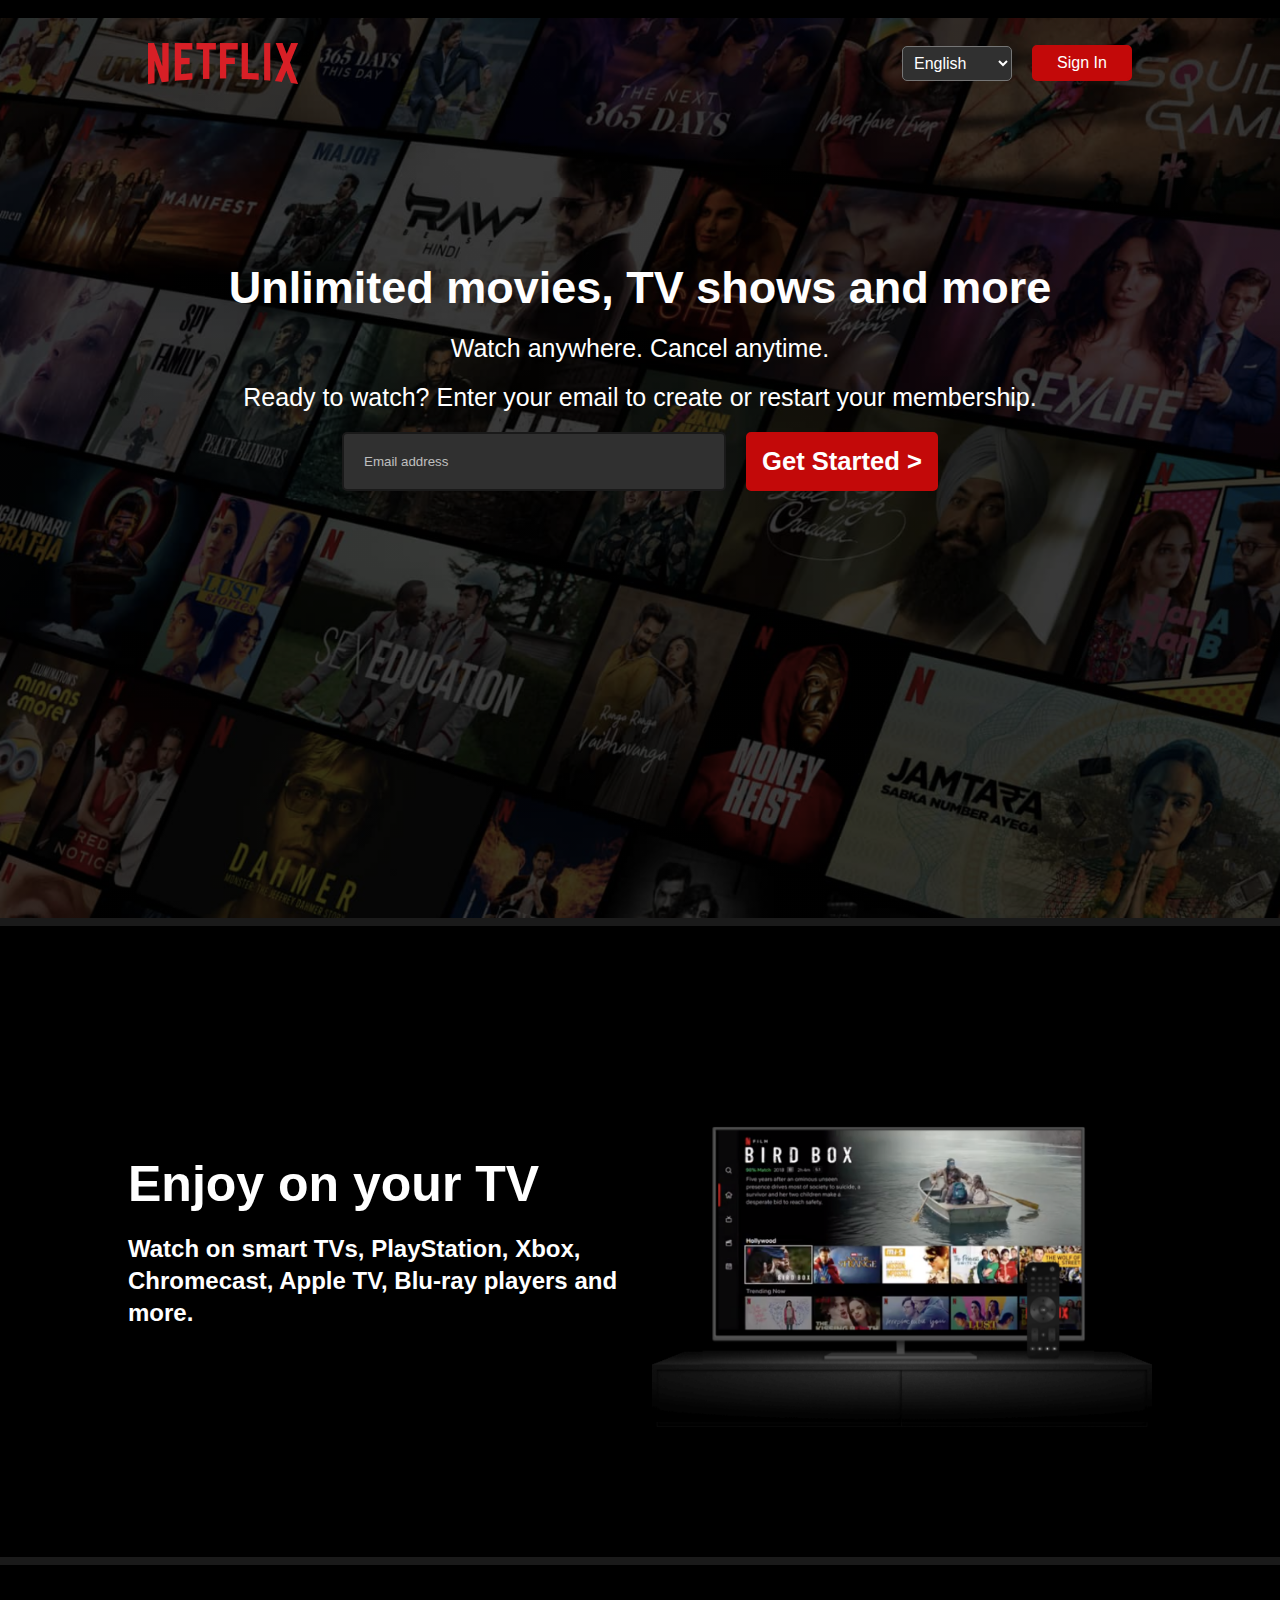
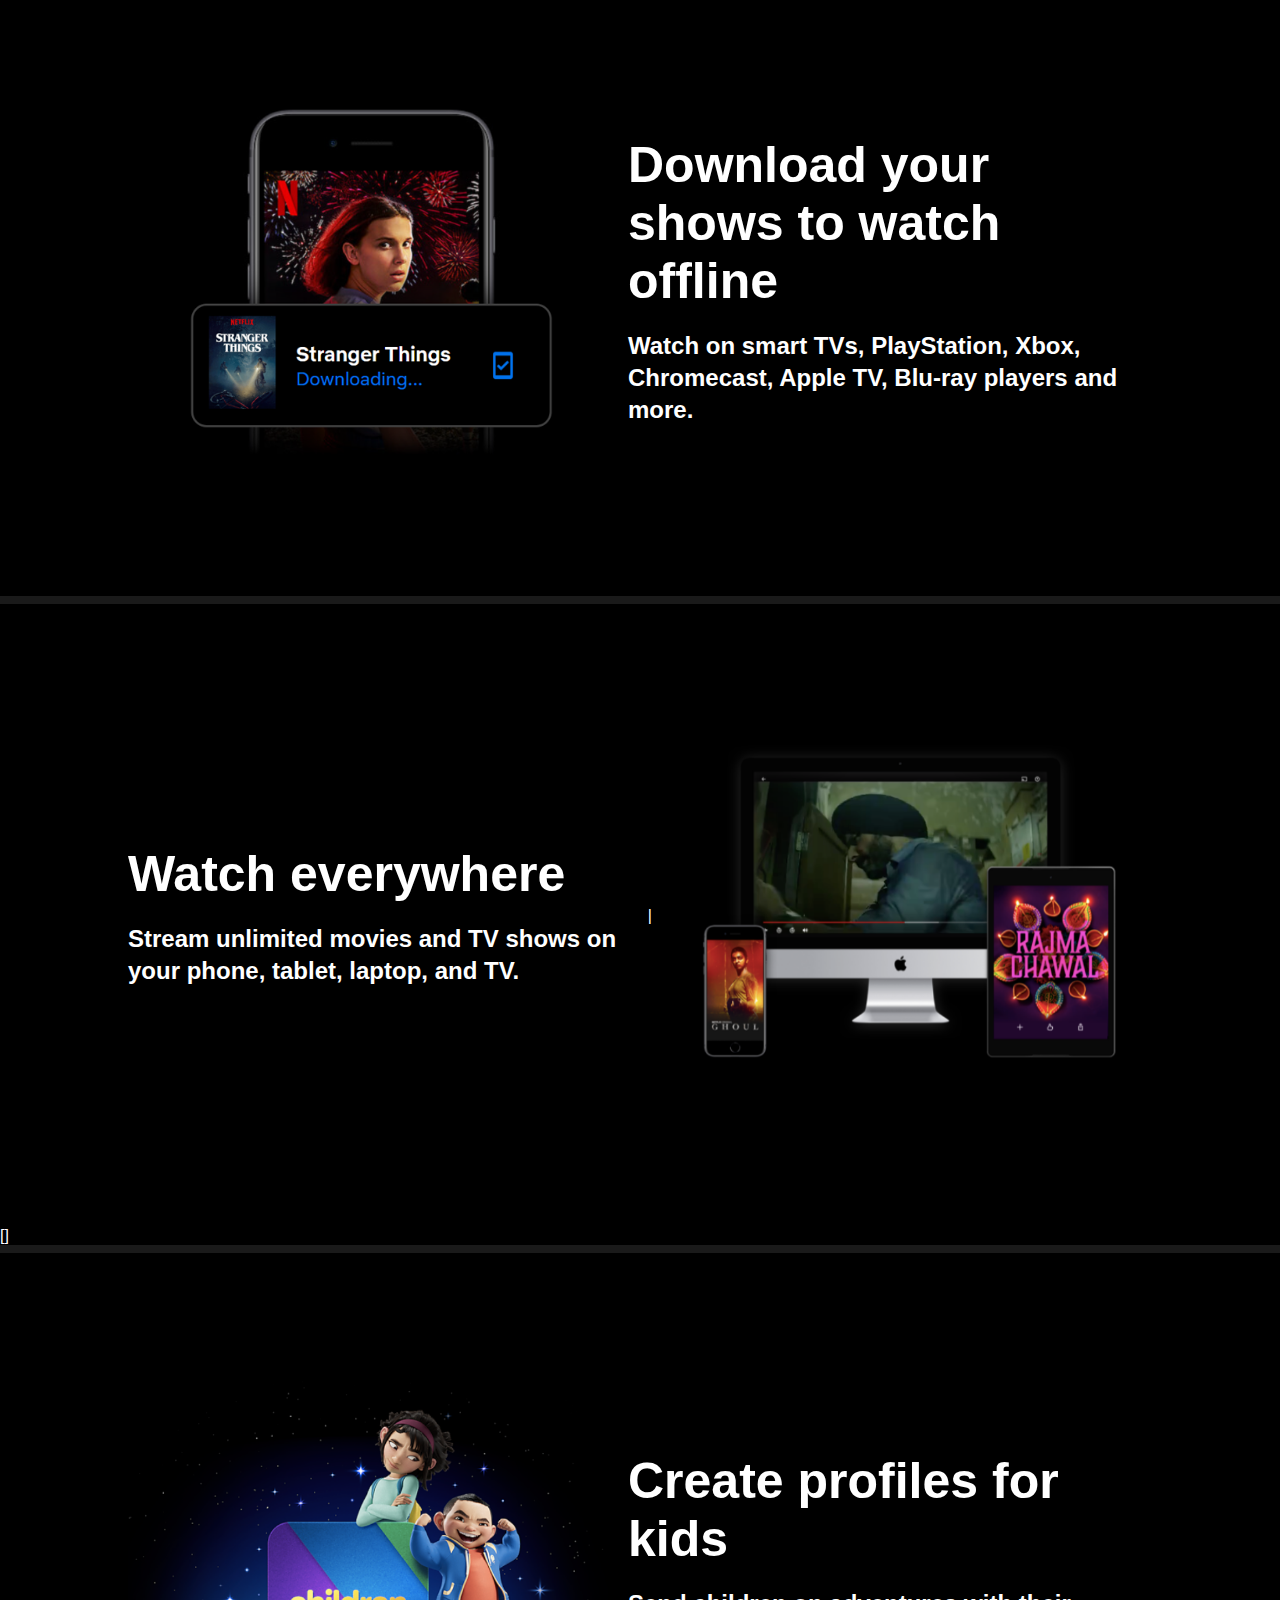
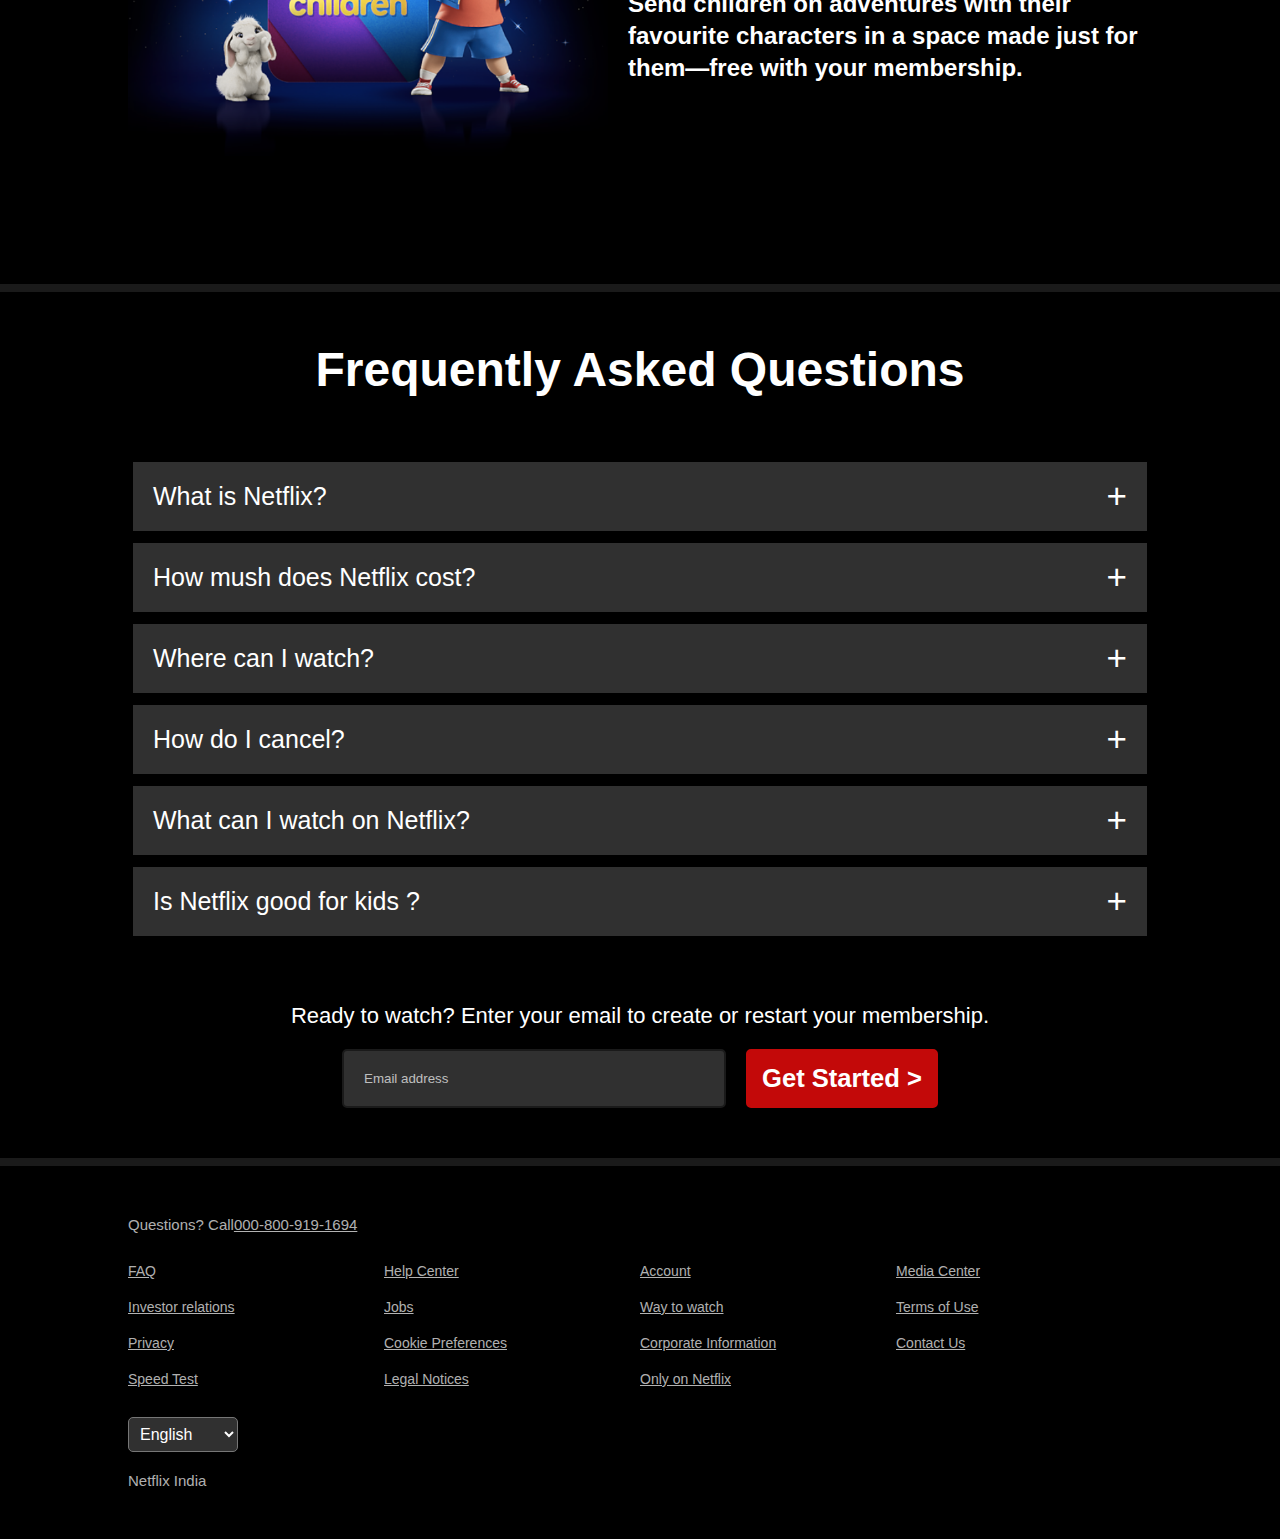
<file: Netflix/index.html>
<!DOCTYPE html>
<html lang="en">
<head>
    <meta charset="UTF-8">
    <meta name="viewport" content="width=device-width, initial-scale=1.0">
    <title>Netflix Home Page</title>
    <link rel="stylesheet" href="style.css">
    <link rel="icon" href="images/favicon.jpeg" sizes="30x30">
</head>
<body>
    |<header>
        <div class="nav-bar">
            <img src="images/logo.png" alt="netflixlogo">
            <div class="choose">
                <select>
                    <option>English</option>
                    <option>Hindi</option>
                    <option>Tamil</option>
                </select>
                <button class="sign-in-up">Sign In</button>
                
            </div>
        </div>
        <div class="text">
            <h1>Unlimited movies, TV shows and more</h1>
            <h2>Watch anywhere. Cancel anytime.</h2>
            <h3>Ready to watch? Enter your email to create or restart your membership.</h3>
        </div>
        <div class="input">
            <input type="email" placeholder="Email address">
            <button>Get Started ></button>
        </div>
        </header>
        <hr>
        <!--Feature1 section-->
        <section>
            <div class="tv">
                <div class="tv-txt">
                    <span>Enjoy on your TV</span>
                    <p>Watch on smart TVs, PlayStation, Xbox, Chromecast, Apple TV, Blu-ray players and more.</p>
                 </div>
                <img src="images/feature-1.png">
            </div>
           
        </section>
        <hr>
         <!--Feature2 section-->
        <section>
            <div class="tv">
                <img src="images/feature-2.png">
                <div class="tv-txt">
                    <span>Download your shows to watch offline</span>
                    <p>Watch on smart TVs, PlayStation, Xbox, Chromecast, Apple TV, Blu-ray players and more.</p>
                 </div>
            </div>
           
        </section>
        <hr>
         <!--Feature3 section-->
        <section>
            <div class="tv">
                <div class="tv-txt">
                    <span>Watch everywhere</span>
                    <p>Stream unlimited movies and TV shows on your phone, tablet, laptop, and TV.</p>
                 </div>
                |<img src="images/feature-3.png">
            </div>
           []
        </section>
        <hr>
         <!--Feature4 section-->
        <section>
            <div class="tv">
                <img src="images/feature-4.png">
                <div class="tv-txt">
                    <span>Create profiles for kids</span>
                    <p>Send children on adventures with their favourite characters in a space made just for them—free with your membership.</p>
                 </div>
            </div>
           
        </section>
        <hr>
        <!--FAQ section-->
        <section>
            <div class="faq">
                <h1>Frequently Asked Questions</h1>
            </div>
            <div class="qusetions">
                <ul class="qa">
                    <li>
                        <input id="first" name="qa" type="radio">
                        <label for="first">What is Netflix?</label>
                        <div class="content">
                            <p>Netflix is a streaming service that offers a wide variety of award-winning TV shows, movies, anime, documentaries and more – on thousands of internet-connected devices.</p>   
                             
                             <p class="second-para">You can watch as much as you want, whenever you want, without a single ad – all for one low monthly price. There's always something new to discover, and new TV shows and movies are added every week!</p>
                        </div>
                    </li>
                    <li>
                        <input id="second" name="qa" type="radio">
                        <label for="second">How mush does Netflix cost?</label>
                        <div class="content">
                            <p>Watch Netflix on your smartphone, tablet, Smart TV, laptop, or streaming device, all for one fixed monthly fee. Plans range from ₹649 to ₹149 a month. No extra costs, no contracts.</p>
                        </div>
                    </li>
                    <li>
                        <input id="third" name="qa" type="radio">
                        <label for="third">Where can I watch?</label>
                        <div class="content">
                            <p>Watch anywhere, anytime. Sign in with your Netflix account to watch instantly on the web at netflix.com from your personal computer or on any internet-connected device that offers the Netflix app, including smart TVs, smartphones, tablets, streaming media players and game consoles.</p>
                                
                            <p class="second-para">You can also download your favourite shows with the iOS, Android, or Windows 10 app. Use downloads to watch while you're on the go and without an internet connection. Take Netflix with you anywhere.</p>
                    </li>
                    <li>
                        <input id="fourth" name="qa" type="radio">
                        <label for="fourth">How do I cancel?</label>
                        <div class="content">
                            <p>Netflix is flexible. There are no annoying contracts and no commitments. You can easily cancel your account online in two clicks. There are no cancellation fees – start or stop your account anytime.</p>
                        </div>
                    </li>
                    <li>
                        <input id="fivth" name="qa" type="radio">
                        <label for="fivth">What can I watch on Netflix?</label>
                        <div class="content">
                            <p>Netflix has an extensive library of feature films, documentaries, TV shows, anime, award-winning Netflix originals, and more. Watch as much as you want, anytime you want.</p>
                        </div>
                    </li>
                    <li>
                        <input id="sixth" name="qa" type="radio">
                        <label for="sixth">Is Netflix good for kids ?</label>
                        <div class="content">
                            <p>The Netflix Kids experience is included in your membership to give parents control while kids enjoy family-friendly TV shows and films in their own space.</p>    
                                
                            <p class="second-para">Kids profiles come with PIN-protected parental controls that let you restrict the maturity rating of content kids can watch and block specific titles you don’t want kids to see.</p>
                        </div>
                    </li>
                </ul>
            </div>
        </section>
        <!--Small Section-->
        <setion>
            <div class="small">
                <h3>Ready to watch? Enter your email to create or restart your membership.</h3>
                <div class="input">
                    <input type="email" placeholder="Email address">
                    <button>Get Started ></button>
                </div>
            </div>
        </setion>
        <hr>
        <!--Footer Section-->
        <footer>
            <div class="foot">
                <h4>Questions? Call<a>000-800-919-1694</a></h4>
                <div class="row">
                    <div class="foot-list">
                        <li><a href="">FAQ</a></li>
                        <li><a href="">Investor relations</a></li>
                        <li><a href="">Privacy </a></li>
                        <li><a href="">Speed Test</a></li>
                    </div>
                    <div class="foot-list">
                        <li><a href="">Help Center</a></li>
                        <li> <a href="">Jobs</a></li>
                        <li> <a href="">Cookie Preferences</a></li>
                        <li>  <a href="">Legal Notices</a></li>
                    </div>
                    <div class="foot-list">
                        <li><a href="">Account</a></li>
                        <li> <a href="">Way to watch</a></li>
                        <li> <a href="">Corporate Information</a></li>
                        <li>  <a href="">Only on Netflix</a></li>
                    </div>
                    <div class="foot-list">
                        <li><a href="">Media Center</a></li>
                        <li> <a href="">Terms of Use</a></li>
                        <li> <a href="">Contact Us</a></li>
                    
                    </div>
                </div>
                <div class="choose">
                    <select>
                        <option>English</option>
                        <option>Hindi</option>
                        <option>Tamil</option>
                    </select>
                </div>
                <h4>Netflix India</h4>
                
            </div>
        </footer>
</body>
</html>
</file>
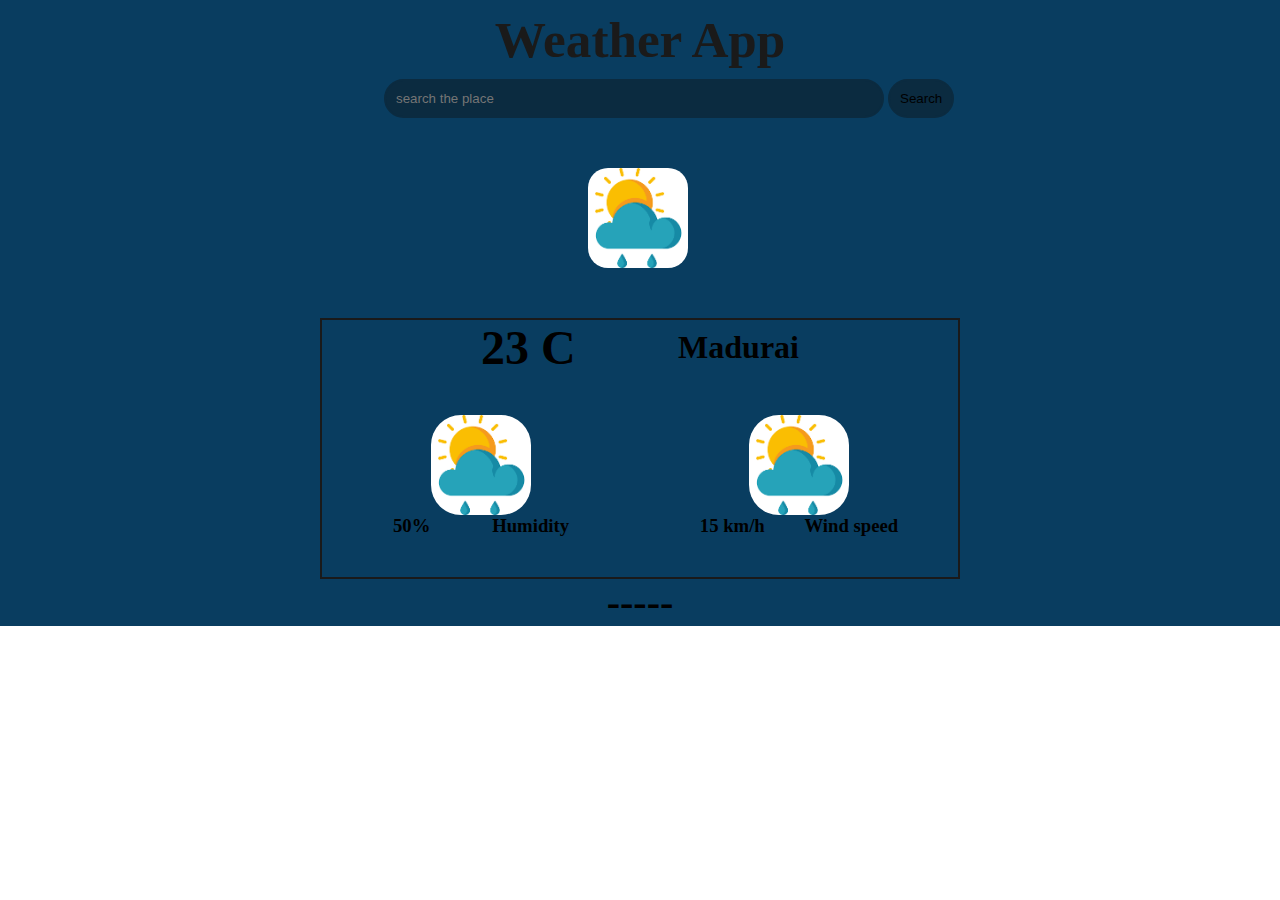
<file: weather/index.html>
<!DOCTYPE html>
<html lang="en">
<head>
    <meta charset="UTF-8">
    <meta name="viewport" content="width=device-width, initial-scale=1.0">
    <title>WeatherApp</title>
    <link rel="stylesheet" href="style.css">
</head>
<body>
    <section class="container">
        <div class="heading">
            <h1>Weather App</h1>
        </div>
        <div class="search">
            <input type="text" id="city-input" placeholder="search the place">
            <button type="submit">Search</button>

        </div>
        <div class="main-img">
            <img src="weatherimg.png" alt="weather" height="40px" width="40px">
        </div>
        <div class="weather">
            <div class="place">
                <h1 class="temperature">23 C</h1>
                <h2 class="name">Madurai</h2> 
            </div>
            <div class="details">
                <div class="content-hum">
                    <div class="hum">
                        <img src="weatherimg.png">
                    </div>
                    <div class="hum-text">
                        <h3>50%</h3>
                        <h3>Humidity</h3>
                    </div>
                </div>
                <div class="content-wind">
                    <div class="wind">
                        <img src="weatherimg.png">
                     </div>
                    <div class="wind-text">
                        <h3>15 km/h</h3>
                        <h3>Wind speed</h3>
                    </div>
                </div>
            </div>  
        </div>
        <div class="output">
            <h2 class="city-name">-----</h2>

        </div>
    </section>
    <script src="script.js"></script>
</body>
</html>
</file>
<file: Netflix/style.css>
*{
    margin:0;
    padding: 0;
    box-sizing: border-box;
}
body{
    margin: 0;
    padding: 0;
    font-family: Netflix Sans, Helvetica Neue, Segoe UI, Roboto, Ubuntu, sans-serif;
    background-color: black;
}
header{
   
    width:100%;
    height:100vh;
    background-image: linear-gradient(rgba(0, 0, 0, 0.7) , rgba(0, 0, 0, 0.7 )), url(images/header-image.png);
    background-size: cover;
    background-position: center;
    position: relative;

}
.nav-bar{
display: flex;
align-items: center;
justify-content: space-between;
padding: 25px;
}
.choose{
    display: flex;
    align-items: center;
    justify-content: space-around;
    flex-direction: row;
    margin-right: 10%;
}

.nav-bar>img{
    width: 150px;
    margin-left: 10%;
}
.choose>button{
    width:100px;
    padding: 7px;
    margin-left:20px;
    background-color: rgb(195, 9, 9);
    color:white;
    font-size: 1em;
    border:2px solid rgb(195, 9, 9);
    border-radius: 5px;
}
.choose>select{
    width:110px;
    padding: 7px;
    background-color: #303030;
    color: #fff;
   border-radius: 5px;
    font-size: 1em;
    
}
hr{
  border: 4px solid #1a1a1a;
    
}

.text{
    text-align: center;
    padding-top: 12%;
    color:white;
   
}
.text>h1{
    font-size: 45px;
    font-weight: 800;
   
}
.text>h2{
    padding-top: 20px;
    font-weight: 400;
    font-size:25px ;
}
.text>h3{
    padding-top: 20px;
    font-weight: 400;
    font-size:25px ;
}
.input{
    display: flex;
    justify-content: center;
    margin-top: 20px;
}
.input>input{
    margin-right:20px;
    width:30%;
    padding: 20px;
    background-color:#303030;
    border:2px solid #1a1a1a;
    border-radius: 5px;
}
.input>button{
    width:15%;
    font-size: 1.6rem;
    background-color: rgb(195, 9, 9);
    border:2px solid rgb(195, 9, 9);
    color:#fff;
    font-weight: 600;
    border-radius: 5px;
}
::placeholder{
    color:rgba(255, 255, 255, 0.7);

}

section{
    background-color: black;
    color:white;
    width:100%;

}
.tv{
    display: flex;
    justify-content: center;
    align-items: center;
    margin:10%;
}
.tv>img{
    width:500px;
}
span{
    font-size: 50px;
    font-weight: 800;
}
.tv-txt>p{
    padding-top: 20px;
    font-size: 1.5rem;
    font-weight: 600;
    line-height: 2pc;
}
.faq>h1{
    text-align: center;
font-size: 3rem;
font-weight: 800;
color:#fff;
margin-top: 50px;
}
.qa{
    margin:60px auto;
    width:100%;
    max-width:80%;
}
label{
    font-size: 25px;
    background-color: #1a1a1a;
    padding:20px;
    
}
input[type="radio"]{
    display: none;
}
.qa li label{
    display: flex;
    align-items: center;
    padding: 20px;
    font-size: 25px;
    background-color: #303030;
    margin-bottom: 2px;
    cursor: pointer;
    position: relative;
}
.qa li{
    list-style: none;
    width:100%;
    padding:5px;
}
label::after{
    content:'+';
    font-size: 35px;
    position: absolute;
    right: 20px;
    transition: transform 0.5s;
}
.qa .content{
    max-width: 100%;
    background-color: #303030;
    text-align: left;
    padding: 0 20px;
    font-size:24px;
    max-height: 0;
    overflow: hidden;
    transition: max-height  0.5ms,padding 0.5s;
}
.second-para{
    margin-top: 20px;
}
.qa input[type="radio"]:checked + label +.content{
    max-height:600px;
    padding:30px 20px;
   
}
.qa input[type="radio"]:checked + label::after{
    transform:rotate(135deg);
}
/*small section*/
.small{
    margin-bottom: 50px;
}
.small>h3{
color:#FFF;
font-size: 22px;
font-weight: 400;
text-align: center;
}
/*footer section*/
footer{
    color:rgba(255, 255, 255, 0.7);
    margin:50px 10%;

    
}
h4{
    color:rgba(255, 255, 255, 0.7);
    font-weight: 500;
    font-size: 15px;
}

.foot .foot-list{
    flex-basis: 25%;
    flex-grow: 1;
    margin-top:20px;

}
.foot .row{
    display: flex;
    align-items: flex-start;
    padding:10px 0;
}
.foot-list>li{
    list-style-type: none;
    
}
.foot-list>li>a{
    color:rgba(255, 255, 255, 0.7);
    font-size: 14px;
    display: block;
    margin-bottom: 20px;
}
h4>a{
    text-decoration: underline;
    
}
.foot>.choose{
    flex-direction: row;
    justify-content: flex-start;
    margin-bottom: 20px;
}
/*Media Queries*/
@media only screen and (max-width: 600px){
    header{
        width:100%;
    }
    .nav-bar>img{
        width:80px;
    }
    .nav-bar{
        padding:5px;
        display: flex;
        align-items: center;
        justify-content: space-between;
    }
    .choose{
        display: flex;
        align-items: center;
       
        padding:5px ;
    
    }
    .choose>button{
        width:40%;
    }
    .choose>select{
        width: 30%;
    }
    .text>h1{
        font-size: 34px;
        font-weight: 700;
    }
    .text>h2{
        font-size: 1.3rem;
        font-weight: 400;
    }
    .text>h3{
        font-size: 1.2rem;
        padding-top: 20px;
        padding-right: 20px;
        padding-left: 20px;
        font-weight: 400;
    }
    .input{
        display: flex;
        flex-direction: column;
        justify-content: center;
        align-items: center;
    }
    .input>input{
        width:80%;
        background-color: transparent;
    }
    .input>button{
        width:35%;
        margin: 20px;
        font-size: 1.2rem;
        padding: 10px;
        font-weight: 600;

    }
    .tv{
        display: flex;
        flex-direction: column;
        align-items: center;
    }
    .tv .tv-txt span{
        text-wrap: wrap;
        text-align:center;
        padding:20px;
        margin-left: 10px;
        font-size: 2rem;
        font-weight: 700;
    }
    .tv-txt>p{
        font-size: 1.125rem;
        text-align: center;
        line-height: 1.5pc;
        

        font-weight: 600;
        
    }
    .tv>img{
        padding: 30px 0;
        width:400px;
    }
    
    .faq>h1{
        font-size: 2.2rem;
        text-align: center;
        font-weight:bold;
    }
    .qa{
        margin: 30px auto;
        width:100%;
    }
    .qa li label{
        font-size: 1.2rem;
        max-width:100%;
    }
    .small>h3{
        font-size: 1.2em;
       padding-top:20px ;
       padding-left: 35px;
       padding-right: 35px;
    }
    .small>.input>input{
        background-color: #303030;
    }
    .foot-list{
        
        flex-direction: column;
    }
}

@media only screen and (max-width: 600px) {
    /* For Feature Section 2 and 4 */
    section:nth-of-type(4) .tv,
    section:nth-of-type(6) .tv {
        flex-direction: column;
    }

    section:nth-of-type(4) .tv > .tv-txt,
    section:nth-of-type(6) .tv > .tv-txt,
    section:nth-of-type(4) .tv > img,
    section:nth-of-type(6) .tv > img {
        width: 400px; /* Adjust width as needed */
    }

    section:nth-of-type(4) .tv > .tv-txt,
    section:nth-of-type(2) .tv > .tv-txt {
        order: 1;
    }

    section:nth-of-type(4) .tv > img,
    section:nth-of-type(2) .tv > img {
        order: 2;
        padding: 30px 0;
    }
}
</file>
<file: weather/style.css>
*{
margin: 0;
padding-left: 0;
box-sizing: border-box;

}
body{

}
.container{
    background-color:#093d60 ;
}
.heading>h1{
text-align: center;
color:#1a1a1a ;
padding:10px;
font-size: 3.2rem;
font-weight: 800;

}
.input{
    display:flex;
    justify-content: space-around;
    align-items: center;
    flex-wrap: wrap;
}
.search>input{
    width: 500px;
    padding: 10px;
    margin-left: 30%;
    border-radius: 20px;
    background-color: #0b2b40;
    border:2px solid #0B2B40;
}
input:active{
    border:2px solid #0b2b40;
}
.main-img{
    display: flex;
    justify-content: center;
    align-items: center;
    width: 200px;
    height: 200px;
    margin-left: 42%;
}
.main-img>img{
    width:100px;
    height:100px;
    border-radius: 20px;
}
button{
    border-radius: 25px;
    padding:10px;
   
    background-color: #0B2B40;
    border:2px solid #0B2B40;
    outline-color: #0B2B40;
    cursor: pointer;

}
button:hover{
    border: 2px solid #89d99d;
    
}
.weather{
   border: 2px solid #1a1a1a;
   margin-left: 25%;
   margin-right: 25%;
}
.place{
    display: flex;
    justify-content: space-between;
    align-items: center;
}
.place>h1{
    font-size: 3rem;
    padding-left: 25%;
    text-align: left;
}
.place>h2{
    font-size: 2rem;
    padding-right:25%;
   text-align: right;
}
.details{
    width:100%;
    height:100%;
    display:flex;
    justify-content: space-between;
}
.content-hum{
    display: flex;
    flex-direction: column;
    padding:10px;
    margin:30px;
    width:50%;
    height:50%;
}
.hum{
    display:flex;
    justify-content: center;
}
.hum>img{
    width:100px;
    height:100px;
    border-radius: 30px;
   
}
.hum-text{
    display: flex;
    justify-content: space-around;
    align-items: center;
    
}
.wind{
    display: flex;
    justify-content: space-around;
    align-items: center;
}
.content-wind{
    display: flex;
    flex-direction: column;
    padding:10px;
    margin:30px;
    width:50%;
    height:50%;
 
}
.wind>img{
    width:100px;
    height:100px;
    border-radius: 30px;
   
}
.wind-text{
    display: flex;
    justify-content: space-around;
  
}
.city-name{
    font-size: 2.5rem;
    text-align: center;
}
</file>
